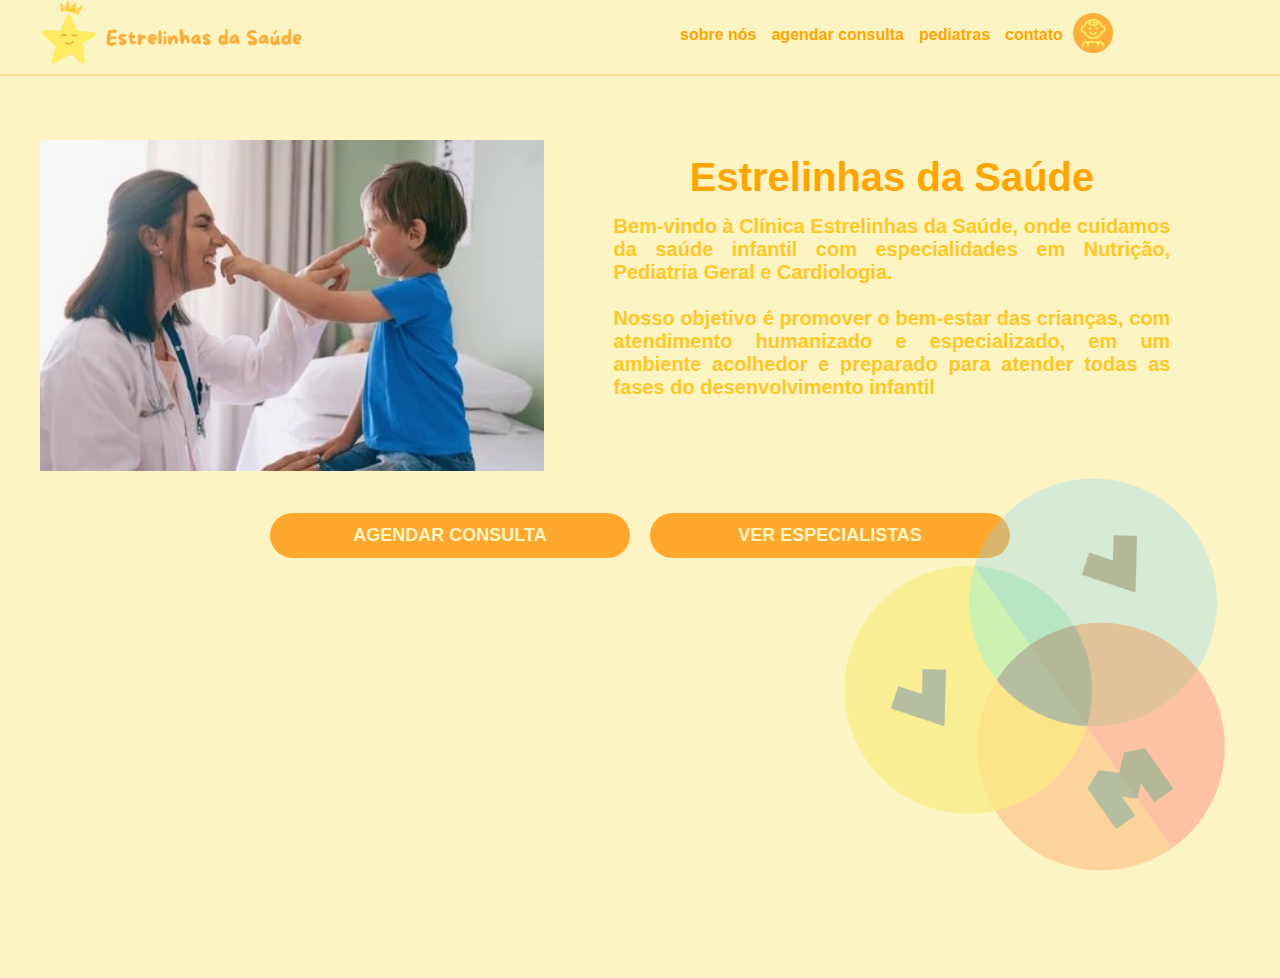
<file: index.html>
<!DOCTYPE html>
<html lang="pt-br">
<head>
    <meta charset="UTF-8">
    <meta name="viewport" content="width=device-width, initial-scale=1.0">
    <title>Estrelinhas da Saúde</title>
    <link rel="stylesheet" href="./css/style.css">
</head>
<body>
    <div class="cabecalho wrapper">
        <div class="logo">
            <img src="./img/logo.png" alt="">
        </div>
        <div class="menuNavegacao">
            <nav>
                <ul class="containerItensNav">
                    <li><a href="sobrenos.html">sobre nós</a></li>
                    <li><a href="agendamento.html">agendar consulta</a></li>
                    <li><a href="pediatras.html">pediatras</a></li>
                    <li><a href="contatos.html">contato</a></li>
                </ul>
            </nav>
            <div class="imagemUser">
                <a href="login.html"><img src="./img/user.png" alt=""></a>
            </div>
        </div>
    </div>
    <hr class="linhaCabecalho">
    <div class="chamativo wrapper">
        <div class="imagemInicio">
            <img src="./img/medicafeliz.jpg" alt="">
        </div>
        <div class="textoInicio">
            <h1>Estrelinhas da Saúde</h1>
            <p>Bem-vindo à Clínica Estrelinhas da Saúde, onde 
                cuidamos da saúde infantil com especialidades em 
                Nutrição, Pediatria Geral e Cardiologia. <br><br>
                Nosso objetivo é promover o bem-estar das crianças,
                 com atendimento humanizado e especializado, em um 
                 ambiente acolhedor e preparado para atender todas 
                 as fases do desenvolvimento infantil</p>
        </div>
    </div>
    <div class="botoesInicio wrapper">
        <a href="agendamento.html">
            <button id="buttonInicio">AGENDAR CONSULTA</button>
        </a>
        <a href="pediatras.html">
            <button id="buttonInicio">VER ESPECIALISTAS</button>
        </a>
        <main class="content">
            <div class="background-star">
                <img src="image/image.png" alt="Estrela com coroa">
            </div>
        </main>
    </div>
</body>
</html>
</file>
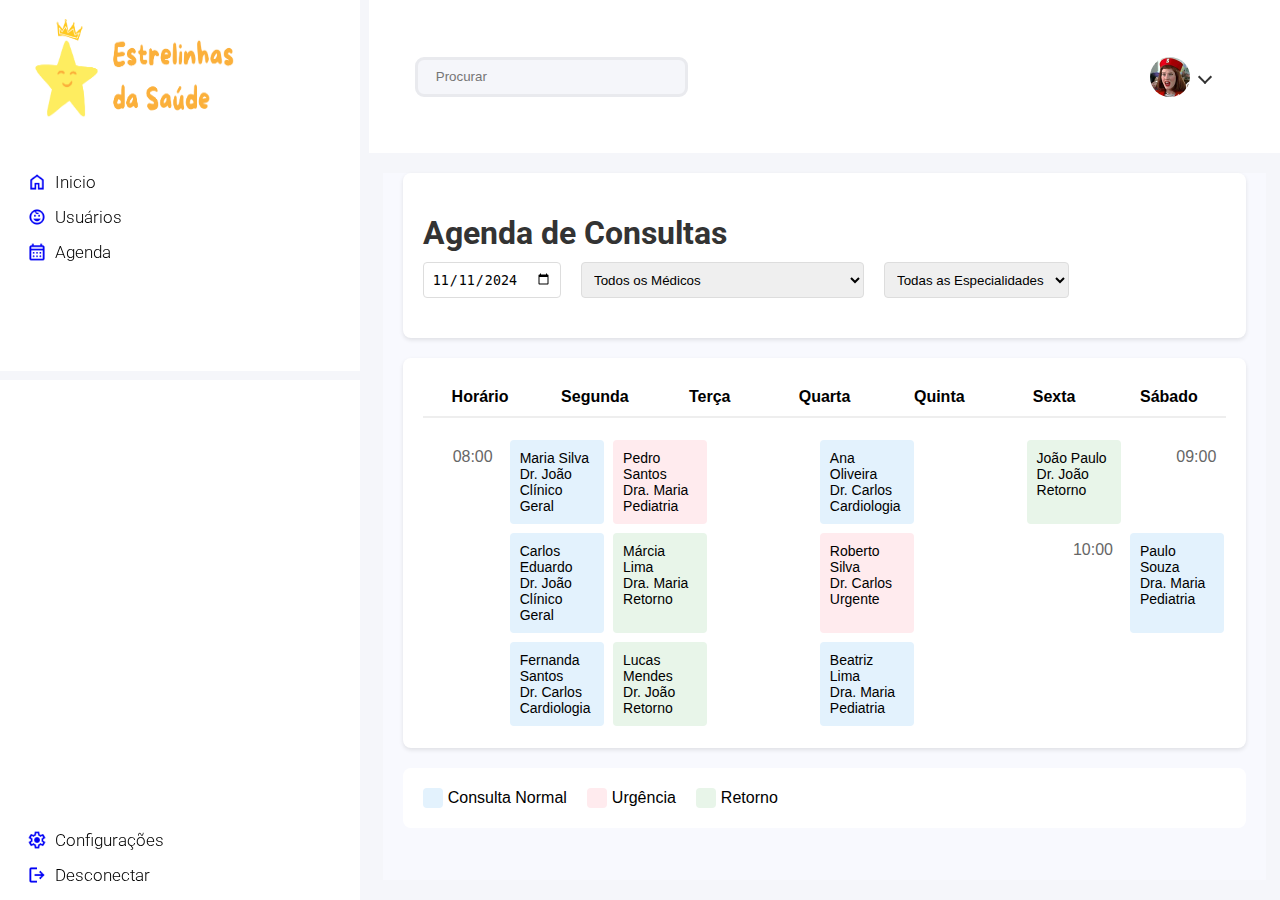
<file: agenda.html>
<!DOCTYPE html>
<html lang="pt-br">
<head>
    <meta charset="UTF-8">
    <meta name="viewport" content="width=device-width, initial-scale=1.0">
    <title>Agenda</title>
    <link rel="stylesheet" href="painel.css">
    <link rel="stylesheet" href="agenda.css">
    <link rel="preconnect" href="https://fonts.googleapis.com">
    <link rel="preconnect" href="https://fonts.gstatic.com" crossorigin>
    <link href="https://fonts.googleapis.com/css2?family=Roboto:ital,wght@0,100;0,300;0,400;0,500;0,700;0,900;1,100;1,300;1,400;1,500;1,700;1,900&display=swap" rel="stylesheet">
    <link rel="shortcut icon" href="assets/favicon.png" type="image/x-icon">
</head>
<body>
    <div class="container">
        <div class="menusLaterais">
            <div class="menuLateral">
                <div id="logo">
                    <img src="assets\logo.png" alt="" width="75%">
                </div>
                <div class="">
                    <ul class="menuLateralAncoras">
                        <li id="inicio"><a  class="menuLateralAncoras" href="painel.html">Inicio</a></li>
                        <li id="usuarios"><a  class="menuLateralAncoras" href="usuarios.html">Usuários</a></li>
                        <li id="agenda"><a  class="menuLateralAncoras" href="agenda.html">Agenda</a></li>
                    </ul>
                </div>
            </div>
            <div class="menuLateral2">
                <div class="">
                    <ul class="menuLateralAncoras">
                        <li id="configuracoes"><a  class="menuLateralAncoras" href="settings.html">Configurações</a></li>
                        <li id="desconectar"><a  class="menuLateralAncoras" href="login.html">Desconectar</a></li>
                    </ul>
                </div>
            </div>
        </div>
        <div class="conteudoPrincipal">
            <div class="menuHeader">
                <input type="search" name="searchbox" id="searchbox" placeholder="Procurar" height="47px">
                <div class="profile-dropdown">
                    <div class="profile-trigger">
                        <img src="assets\avatar.png" alt="Foto Perfil" class="profile-img">
                        <!-- <span class="profile-name roboto-regular">Nome do Usuário</span> -->
                    </div>
                    <div class="dropdown-content roboto-light">
                        <a href="#">Meu Perfil</a>
                        <a href="settings.html">Configurações</a>
                        <a href="login.html">Desconectar</a>
                    </div>
                </div>
            </div>
            <div class="container2 roboto-light">
                <div class="header roboto-regular">
                    <h1>Agenda de Consultas</h1>
                    <div class="filtros">
                        <input type="date" value="2024-11-11">
                        <select>
                            <option>Todos os Médicos</option>
                            <option>Dra. Marianna Rodrigues - Pediatra</option>
                            <option>Dra. Bianca Seixas Soares - Nutricionista</option>
                        </select>
                        <select>
                            <option>Todas as Especialidades</option>
                            <option>Clínica Geral</option>
                            <option>Pediatria</option>
                            <option>Cardiologia</option>
                        </select>
                    </div>
                </div>
        
                <div class="calendario">
                    <div class="dias-semana">
                        <div>Horário</div>
                        <div>Segunda</div>
                        <div>Terça</div>
                        <div>Quarta</div>
                        <div>Quinta</div>
                        <div>Sexta</div>
                        <div>Sábado</div>
                    </div>
        
                    <div class="horarios">
                        <div class="hora">08:00</div>
                        <div class="consulta">Maria Silva<br>Dr. João<br>Clínico Geral</div>
                        <div class="consulta urgente">Pedro Santos<br>Dra. Maria<br>Pediatria</div>
                        <div></div>
                        <div class="consulta">Ana Oliveira<br>Dr. Carlos<br>Cardiologia</div>
                        <div></div>
                        <div class="consulta retorno">João Paulo<br>Dr. João<br>Retorno</div>
        
                        <div class="hora">09:00</div>
                        <div></div>
                        <div class="consulta">Carlos Eduardo<br>Dr. João<br>Clínico Geral</div>
                        <div class="consulta retorno">Márcia Lima<br>Dra. Maria<br>Retorno</div>
                        <div></div>
                        <div class="consulta urgente">Roberto Silva<br>Dr. Carlos<br>Urgente</div>
                        <div></div>
        
                        <div class="hora">10:00</div>
                        <div class="consulta">Paulo Souza<br>Dra. Maria<br>Pediatria</div>
                        <div></div>
                        <div class="consulta">Fernanda Santos<br>Dr. Carlos<br>Cardiologia</div>
                        <div class="consulta retorno">Lucas Mendes<br>Dr. João<br>Retorno</div>
                        <div></div>
                        <div class="consulta">Beatriz Lima<br>Dra. Maria<br>Pediatria</div>
        
                        <!-- Adicione mais horários conforme necessário -->
                    </div>
                </div>
        
                <div class="legenda">
                    <div class="legenda-item">
                        <div class="legenda-cor" style="background: #e3f2fd;"></div>
                        <span>Consulta Normal</span>
                    </div>
                    <div class="legenda-item">
                        <div class="legenda-cor" style="background: #ffebee;"></div>
                        <span>Urgência</span>
                    </div>
                    <div class="legenda-item">
                        <div class="legenda-cor" style="background: #e8f5e9;"></div>
                        <span>Retorno</span>
                    </div>
                </div>
            </div>
        </div>
    </div>
</body>
</html>
</file>
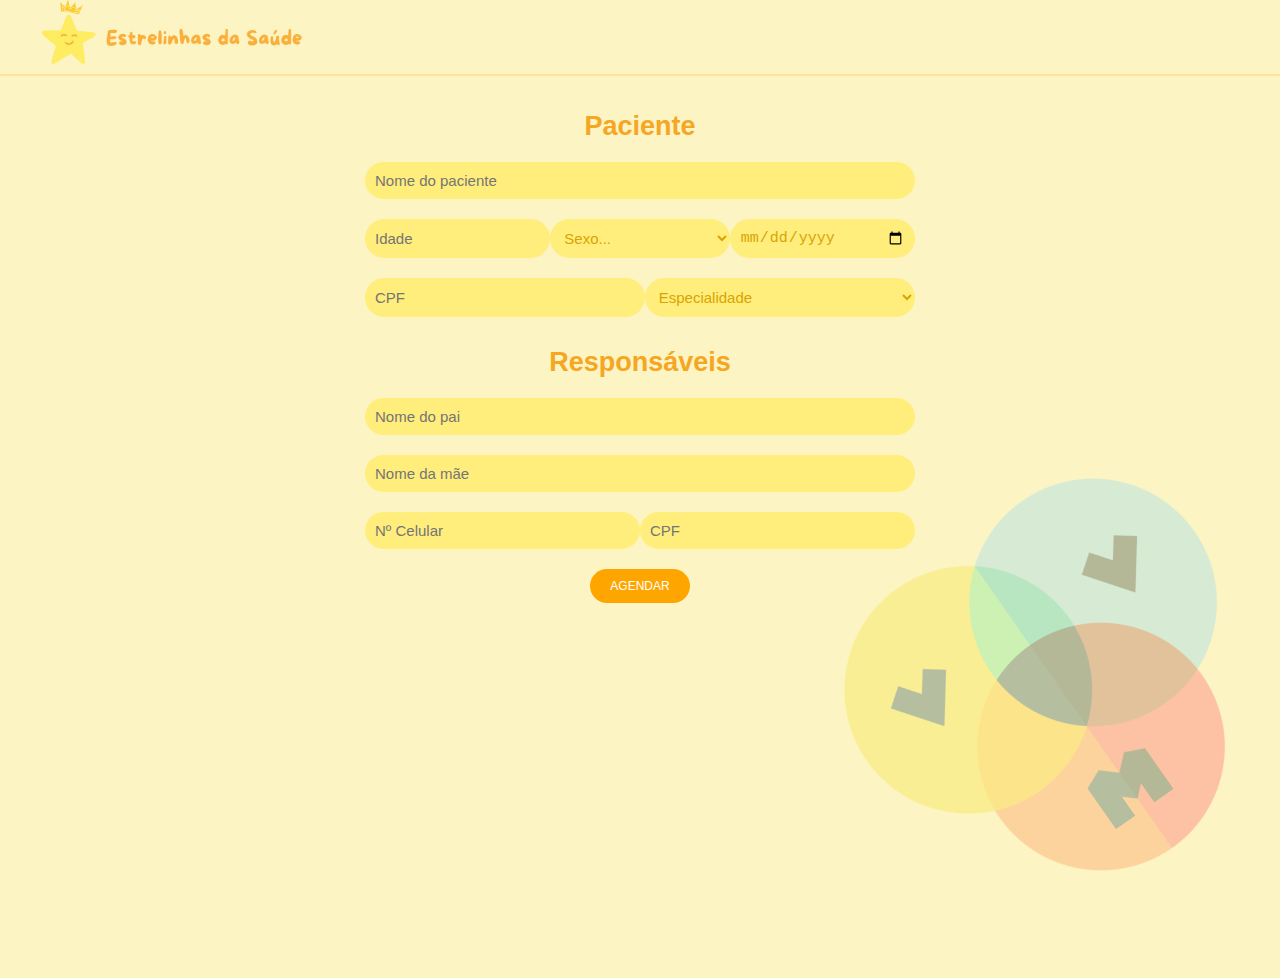
<file: agendamento.html>
<!DOCTYPE html>
<html lang="pt-BR">
<head>
    <meta charset="UTF-8">
    <meta name="viewport" content="width=device-width, initial-scale=1.0">
    <title>Estrelinhas da Saúde - Agendamento</title>
    <link rel="stylesheet" href="css/agendamento.css">
</head>
<body>
    <div class="wrapper">
        <a href="index.html">
            <div class="logo">
                <img src="img/Estrelinhas_da_Saúde__2_-removebg.png" alt="logo">
            </div>
        </a>
    </div>
    <hr class="linhaCabecalho">
    <div class="container">
        <section class="paciente">
            <h2>Paciente</h2>
            <form action="paciente" method="post">
                <div class="linha">
                    <input type="text" name="nome_paciente" placeholder="Nome do paciente" required>
                </div>
                <div class="linha">
                    <input type="number" name="idade" placeholder="Idade" required>
                    <select name="especialidade" required>
                        <option value="" disabled selected>Sexo...</option>
                        <option value="masculino">Masculino</option>
                        <option value="feminino">Feminino</option>
                    </select>
                    <input type="date" name="data_nascimento" placeholder="Data Nascimento" required>
                </div>
                <div class="linha">
                    <input type="text" name="cpf_paciente" placeholder="CPF" required>
                    <select name="especialidade" required>
                        <option value="" disabled selected>Especialidade</option>
                        <option value="DraBianca">Pediatra</option>
                        <option value="DraMarianna">Nutricionista</option>
                    </select>
                </form>
                </div>
            </section>

        <section class="responsavel">
            <h2>Responsáveis</h2>
            <form action="responsavel" method="post">
                <div class="linha">
                    <input type="text" name="nome_pai" placeholder="Nome do pai" required>
                </div>
                <div class="linha">   
                    <input type="text" name="nome_mae" placeholder="Nome da mãe" required>
                </div>
                    <div class="linha">
                    <input type="tel" name="celular_responsavel" placeholder="Nº Celular" required>
                    <input type="text" name="cpf_responsavel" placeholder="CPF" required>
                </div>
                <button type="submit">AGENDAR</button>
            </form>
        </section>
        <main class="content">
            <div class="background-star">
                <img src="image/image.png" alt="Estrela com coroa">
            </div>
        </main>
    </div>
</body>
</html>
</file>
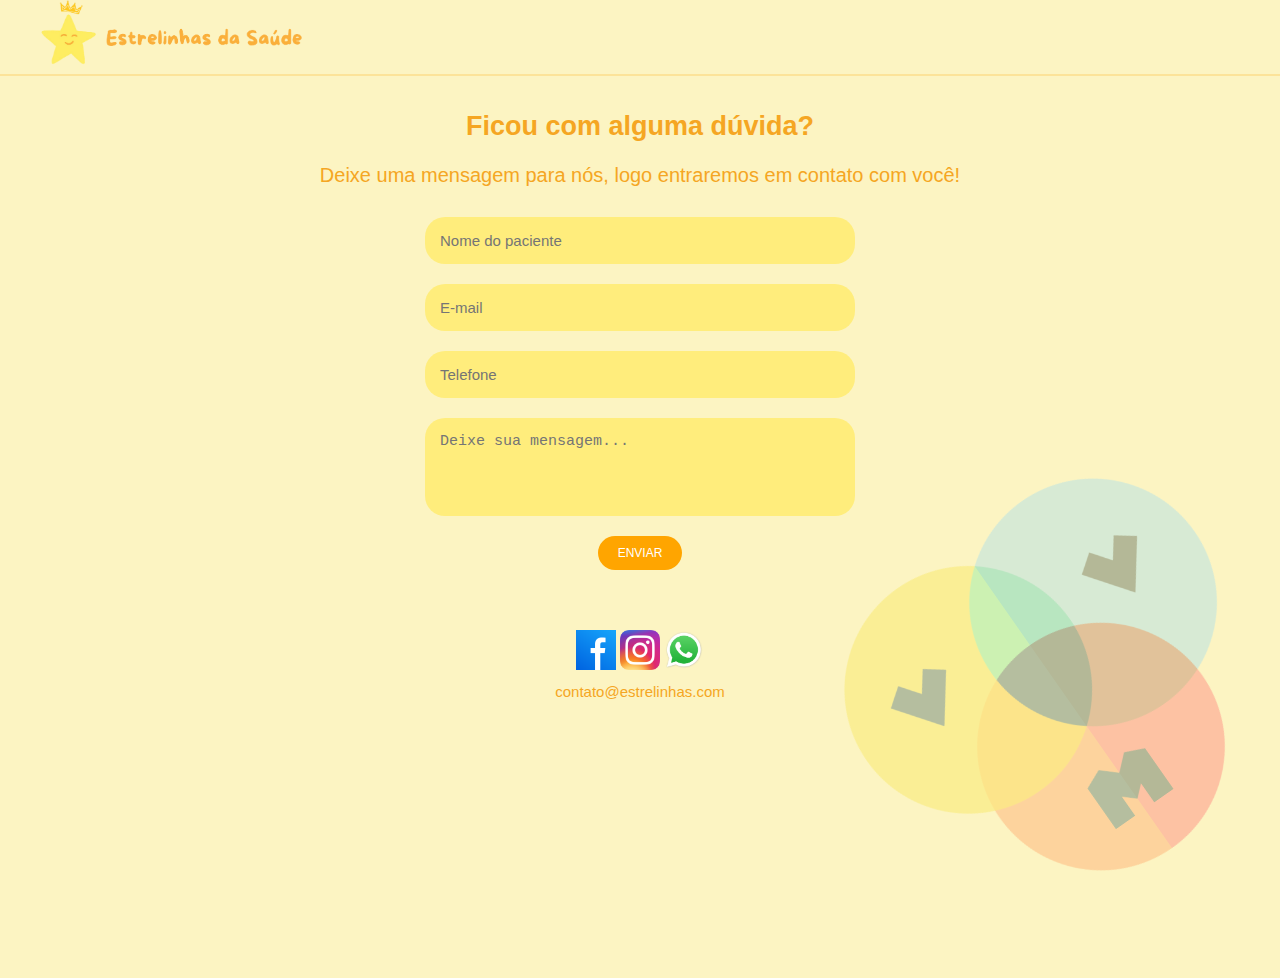
<file: contatos.html>
<!DOCTYPE html>
<html lang="pt-BR">
<head>
    <meta charset="UTF-8">
    <meta name="viewport" content="width=device-width, initial-scale=1.0">
    <title>Estrelinhas da Saúde - Contato</title>
    <link rel="stylesheet" href="css/contatos.css">
</head>
<body>
    <div class="wrapper">
        <a href="index.html">
        <div class="logo">
            <img src="img/Estrelinhas_da_Saúde__2_-removebg.png" alt="logo">
        </div>
        </a>
    </div>
    <hr class="linhaCabecalho">
    <div class="container">
        <section class="contact-form">
            <h2>Ficou com alguma dúvida?</h2>
            <p>Deixe uma mensagem para nós, logo entraremos em contato com você!</p>
            
            <form action="#" method="post">
                <input type="text" name="name" placeholder="Nome do paciente" required>
                <input type="email" name="email" placeholder="E-mail" required>
                <input type="tel" name="phone" placeholder="Telefone" required>
                <textarea name="message" placeholder="Deixe sua mensagem..." rows="4" required></textarea>
                <button type="submit">ENVIAR</button>
            </form>
        </section>
        
        <footer>
            <div class="social-media">
                <img src="assets/Facebook.png" alt="Facebook"></a>
                <img src="assets/Instagram.png" alt="Instagram"></a>
                <img src="assets/WhatsApp.png" alt="WhatsApp"></a>
            </div>
            <p>contato@estrelinhas.com</p>
        </footer>
        <main class="content">
            <div class="background-star">
                <img src="image/image.png" alt="Estrela com coroa">
            </div>
        </main>
    </div>
</body>
</html>
</file>
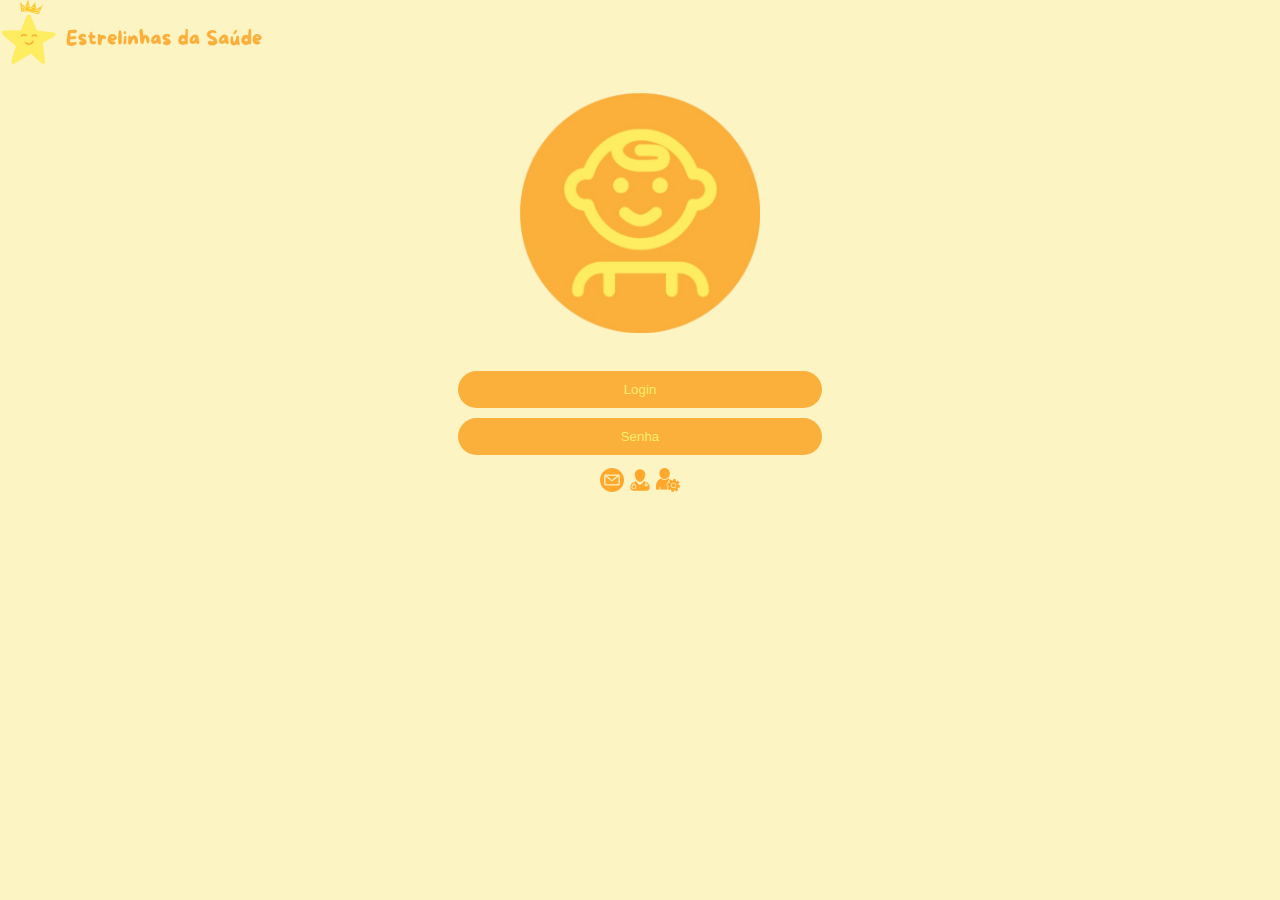
<file: login.html>
<!DOCTYPE html>
<html lang="pt-br">
<head>
    <meta charset="UTF-8">
    <meta name="viewport" content="width=device-width, initial-scale=1.0">
    <title>Login</title>
    <link rel="stylesheet" href="./css/style.css">
</head>
<body>
    <div class="container">
        <div class="logo">
        <a href="index.html">
            <img src="./img/logo.png" alt="">
        </a>
        </div>
        <div class="formularioLogin wrapper">
            <div class="imgLogin">
                <img src="./img/user.png" alt="">
            </div>
            
            <form action="" class="formularioLogin">
                <p>
                    <label for="name">
                        <input type="text" id="login" name="user_login" placeholder="Login">
                    </label>
                </p>
                <p>
                    <label for="password">
                        <span></span>
                        <strong><abbr title="required"></abbr></strong>
                    </label>
                    <input type="password" id="pwd" name="password" placeholder="Senha"/>
                </p>
            </form>
        </div>
        <div class="icon wrapper">
            <a href="">
                <img src="./img/emailicon.png" alt="">
            </a>
            <a href="medicopaciente.html">
                <img src="./img/medicoicon.png" alt="">
            </a>
            <a href="painel.html">
                <img src="./img/adminicon.png" alt="">
            </a>
        </div>
    </div>
</body>
</html>
</file>
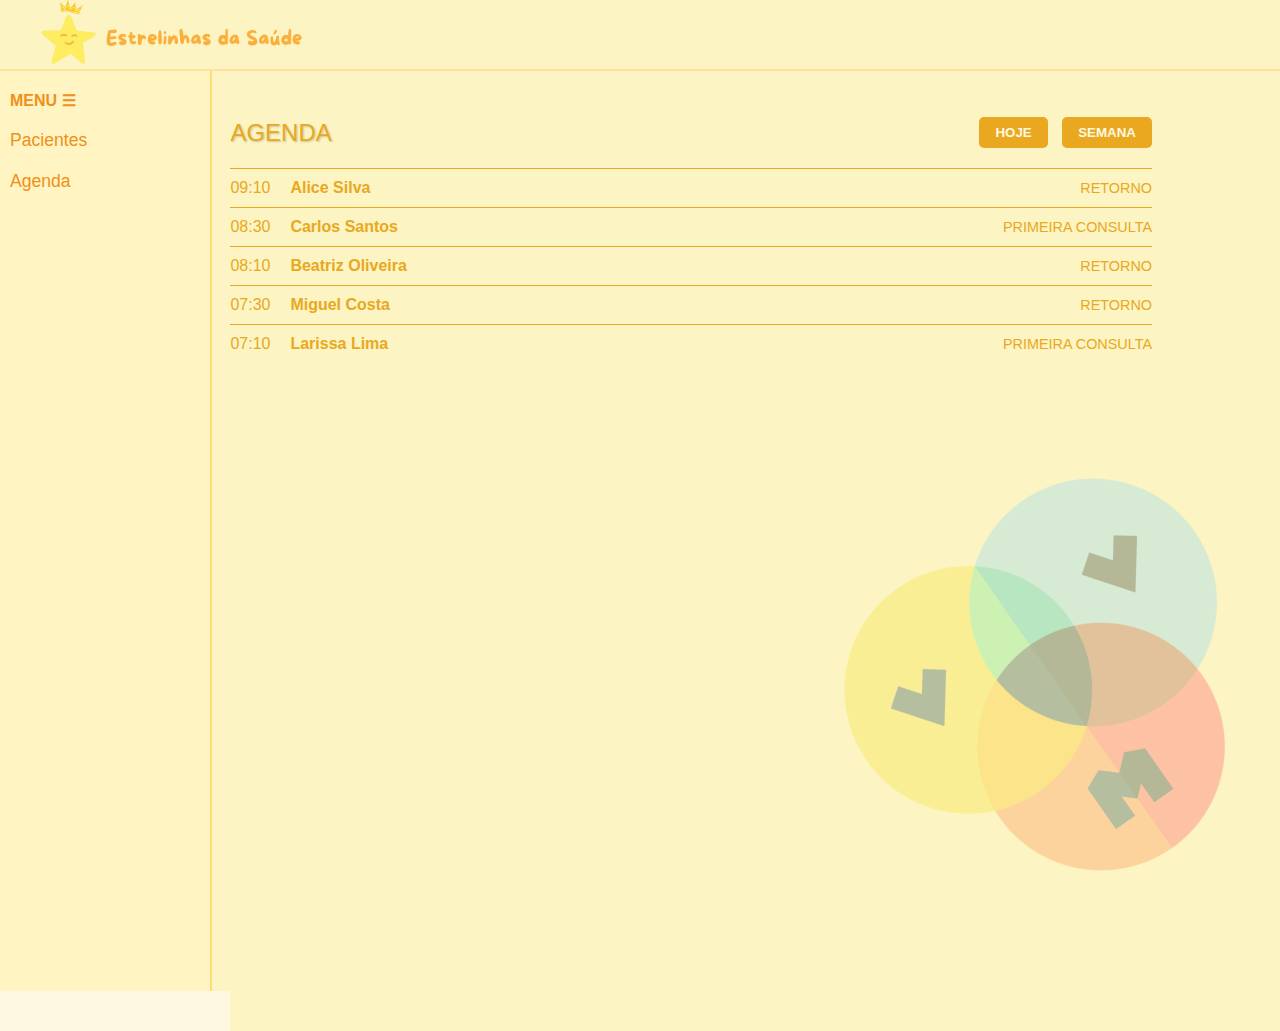
<file: medicoagenda.html>
<!DOCTYPE html>
<html lang="pt-BR">
<head>
    <meta charset="UTF-8">
    <meta name="viewport" content="width=device-width, initial-scale=1.0">
    <title>Agenda Médica</title>
    <link rel="stylesheet" href="css/medicoagenda.css">
</head>
<body>
    <div class="wrapper">
        <a href="index.html">
            <div class="logo">
                <img src="img/Estrelinhas_da_Saúde__2_-removebg.png" alt="logo">
            </div>
        </a>
    </div>
    <hr class="linhaCabecalho">
    <div class="containerAgenda">
        <aside class="menu">
            <p class="menu-title" onclick="toggleMenu()">MENU ☰</p>
            <nav id="menu-items">
                <ul>
                    <a href="paciente.html"><li>Pacientes</li></a>
                    <a href="medicoagenda.html"><li>Agenda</li></a>
                </ul>
            </nav>
        </aside>
        <div class="Agenda">
            <div class="header">
                <h2>AGENDA</h2>
                <div class="filter">
                    <button>HOJE</button>
                    <button>SEMANA</button>
                </div>
            </div>
            <div class="schedule">
                <div class="appointment">
                    <span class="time">09:10</span>
                    <span class="name">Alice Silva</span>
                    <span class="type">RETORNO</span>
                    </div>
                <div class="appointment">
                    <span class="time">08:30</span>
                    <span class="name">Carlos Santos</span>
                    <span class="type">PRIMEIRA CONSULTA</span>
                </div>
                <div class="appointment">
                    <span class="time">08:10</span>
                    <span class="name">Beatriz Oliveira</span>
                    <span class="type">RETORNO</span>
                </div>
                <div class="appointment">
                    <span class="time">07:30</span>
                    <span class="name">Miguel Costa</span>
                    <span class="type">RETORNO</span>
                </div>
                <div class="appointment">
                    <span class="time">07:10</span>
                    <span class="name">Larissa Lima</span>
                    <span class="type">PRIMEIRA CONSULTA</span>
                </div>
            </div>
        </div>
        <main class="content">
            <div class="background-star">
                <img src="image/image.png" alt="Estrela com coroa">
            </div>
        </main>
    </div>
    
</body>
</html>
</file>
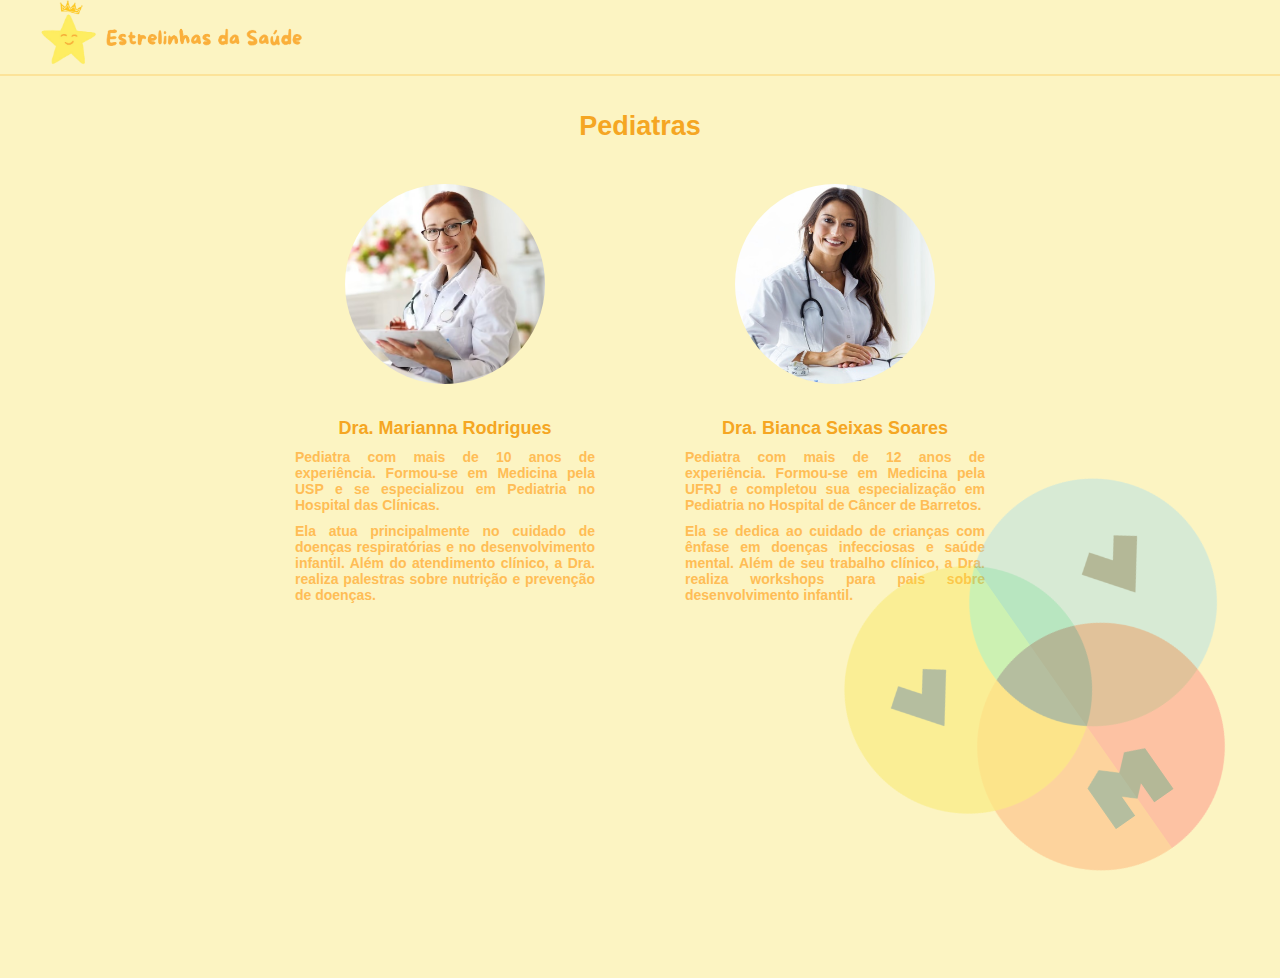
<file: pediatras.html>
<!DOCTYPE html>
<html lang="pt-BR">
<head>
    <meta charset="UTF-8">
    <meta name="viewport" content="width=device-width, initial-scale=1.0">
    <title>Estrelinhas da Saúde - Pediatras</title>
    <link rel="stylesheet" href="css/pediatras.css">
</head>
<body>
    <div class="wrapper">
        <a href="index.html">
            <div class="logo">
                <img src="img/Estrelinhas_da_Saúde__2_-removebg.png" alt="logo">
            </div>
        </a>
    </div>
    <hr class="linhaCabecalho">
    <div class="container">
        <h2>Pediatras</h2>
        <section class="Pediatras">
            <div class="Pediatra">
                <img src="assets/DraMarianna.jpg" alt="Dra. Marianna Rodrigues">
                <h3>Dra. Marianna Rodrigues</h3>
                <p><strong>Pediatra com mais de 10 anos de experiência. Formou-se em Medicina pela USP e se especializou em Pediatria no Hospital das Clínicas.</strong></strong></p>
                <p><strong>Ela atua principalmente no cuidado de doenças respiratórias e no desenvolvimento infantil. Além do atendimento clínico, a Dra. realiza palestras sobre nutrição e prevenção de doenças.</strong></p>
            </div>
            <div class="Pediatra">
                <img src="assets/DraBianca.png" alt="Dra. Bianca Seixas Soares">
                <h3>Dra. Bianca Seixas Soares</h3>
                <p><strong>Pediatra com mais de 12 anos de experiência. Formou-se em Medicina pela UFRJ e completou sua especialização em Pediatria no Hospital de Câncer de Barretos.</strong></p>
                <p><strong>Ela se dedica ao cuidado de crianças com ênfase em doenças infecciosas e saúde mental. Além de seu trabalho clínico, a Dra. realiza workshops para pais sobre desenvolvimento infantil.</strong></p>
            </div>
        </section>
        <main class="content">
            <div class="background-star">
                <img src="image/image.png" alt="Estrela com coroa">
            </div>
        </main>
    </div>
</body>
</html>
</file>
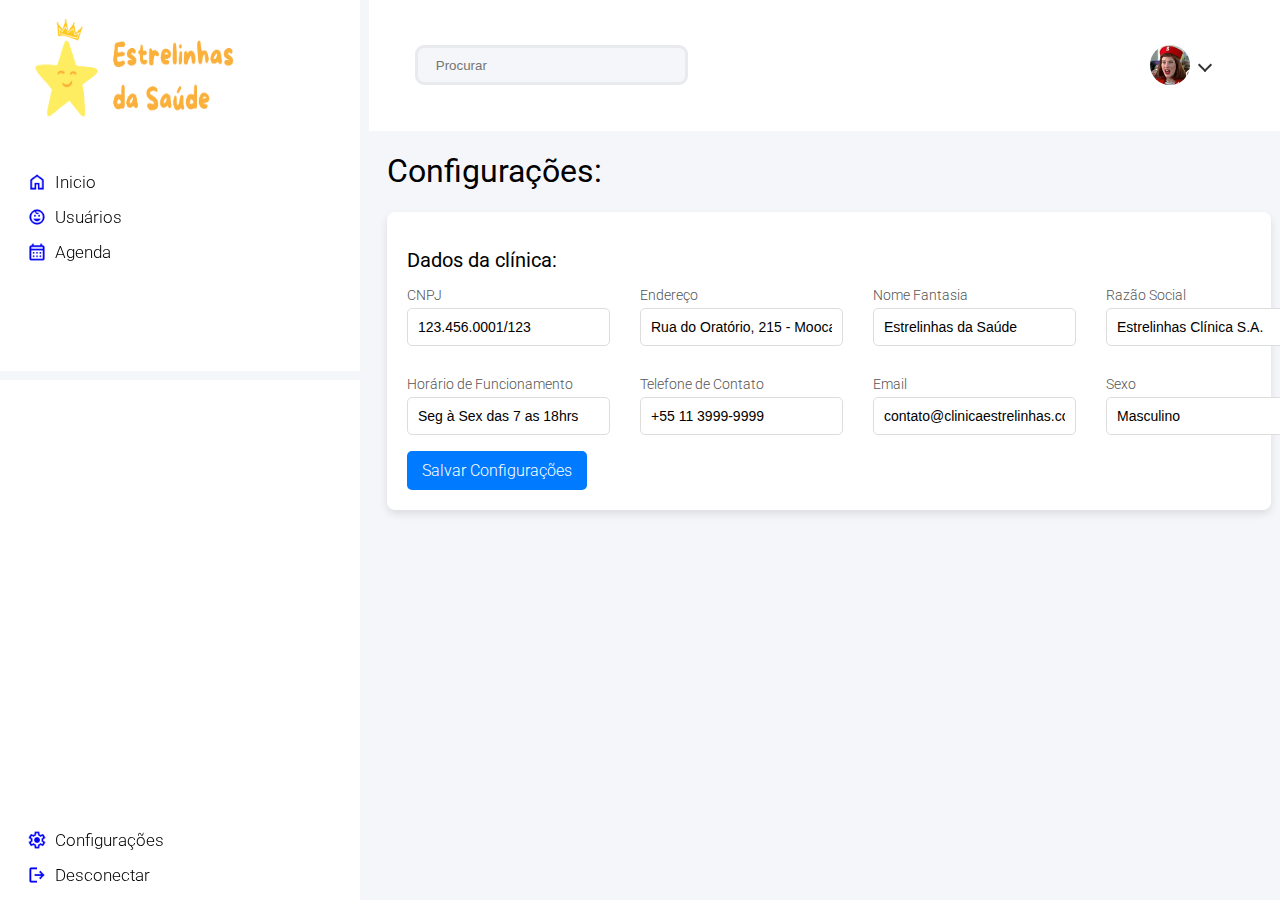
<file: settings.html>
<!DOCTYPE html>
<html lang="pt-br">
<head>
    <meta charset="UTF-8">
    <meta name="viewport" content="width=device-width, initial-scale=1.0">
    <title>Configurações</title>
    <link rel="stylesheet" href="settings.css">
    <link rel="preconnect" href="https://fonts.googleapis.com">
    <link rel="preconnect" href="https://fonts.gstatic.com" crossorigin>
    <link href="https://fonts.googleapis.com/css2?family=Roboto:ital,wght@0,100;0,300;0,400;0,500;0,700;0,900;1,100;1,300;1,400;1,500;1,700;1,900&display=swap" rel="stylesheet">
    <link rel="shortcut icon" href="assets/favicon.png" type="image/x-icon">
</head>
<body>
    <div class="container">
        <div class="menusLaterais">
            <div class="menuLateral">
                <div id="logo">
                    <img src="assets\logo.png" alt="" width="75%">
                </div>
                <div class="">
                    <ul class="menuLateralAncoras">
                        <li id="inicio"><a  class="menuLateralAncoras" href="painel.html">Inicio</a></li>
                        <li id="usuarios"><a  class="menuLateralAncoras" href="usuarios.html">Usuários</a></li>
                        <li id="agenda"><a  class="menuLateralAncoras" href="agenda.html">Agenda</a></li>
                    </ul>
                </div>
            </div>
            <div class="menuLateral2">
                <div class="">
                    <ul class="menuLateralAncoras">
                        <li id="configuracoes"><a  class="menuLateralAncoras" href="settings.html">Configurações</a></li>
                        <li id="desconectar"><a  class="menuLateralAncoras" href="login.html">Desconectar</a></li>
                    </ul>
                </div>
            </div>
        </div>
        <div class="conteudoPrincipal">
            <div class="menuHeader">
                <input type="search" name="searchbox" id="searchbox" placeholder="Procurar" height="47px">
                <div class="profile-dropdown">
                    <div class="profile-trigger">
                        <img src="assets\avatar.png" alt="Foto Perfil" class="profile-img">
                        <!-- <span class="profile-name roboto-regular">Nome do Usuário</span> -->
                    </div>
                    <div class="dropdown-content roboto-light">
                        <a href="#">Meu Perfil</a>
                        <a href="settings.html">Configurações</a>
                        <a href="login.html">Desconectar</a>
                    </div>
                </div>
            </div>

            <div class="container2">
                <h1 class="roboto-regular">Configurações:</h1>
                <div class="dados-clinica">
                    <h2 class="roboto-regular">Dados da clínica:</h2>
                    <div class="dados-grid roboto-light">
                        <div class="input-box">
                            <label for="cnpj">CNPJ</label>
                            <input type="text" id="cnpj" value="123.456.0001/123">
                        </div>
                        <div class="input-box">
                            <label for="endereco">Endereço</label>
                            <input type="text" id="endereco" value="Rua do Oratório, 215 - Mooca">
                        </div>
                        <div class="input-box">
                            <label for="nomeFantasia">Nome Fantasia</label>
                            <input type="text" id="nomeFantasia" value="Estrelinhas da Saúde">
                        </div>
                        <div class="input-box">
                            <label for="razaoSocial">Razão Social</label>
                            <input type="text" id="razaoSocial" value="Estrelinhas Clínica S.A.">
                        </div>
                        <div class="input-box">
                            <label for="horario">Horário de Funcionamento</label>
                            <input type="text" id="horario" value="Seg à Sex das 7 as 18hrs">
                        </div>
                        <div class="input-box">
                            <label for="telefone">Telefone de Contato</label>
                            <input type="text" id="telefone" value="+55 11 3999-9999">
                        </div>
                        <div class="input-box">
                            <label for="email">Email</label>
                            <input type="email" id="email" value="contato@clinicaestrelinhas.com.br">
                        </div>
                        <div class="input-box">
                            <label for="sexo">Sexo</label>
                            <input type="text" id="sexo" value="Masculino">
                        </div>
                    </div>
                    <button class="save-btn roboto-light">Salvar Configurações</button>
                </div>
            </div>
        </div>
    </div>
</body>
</html>
</file>
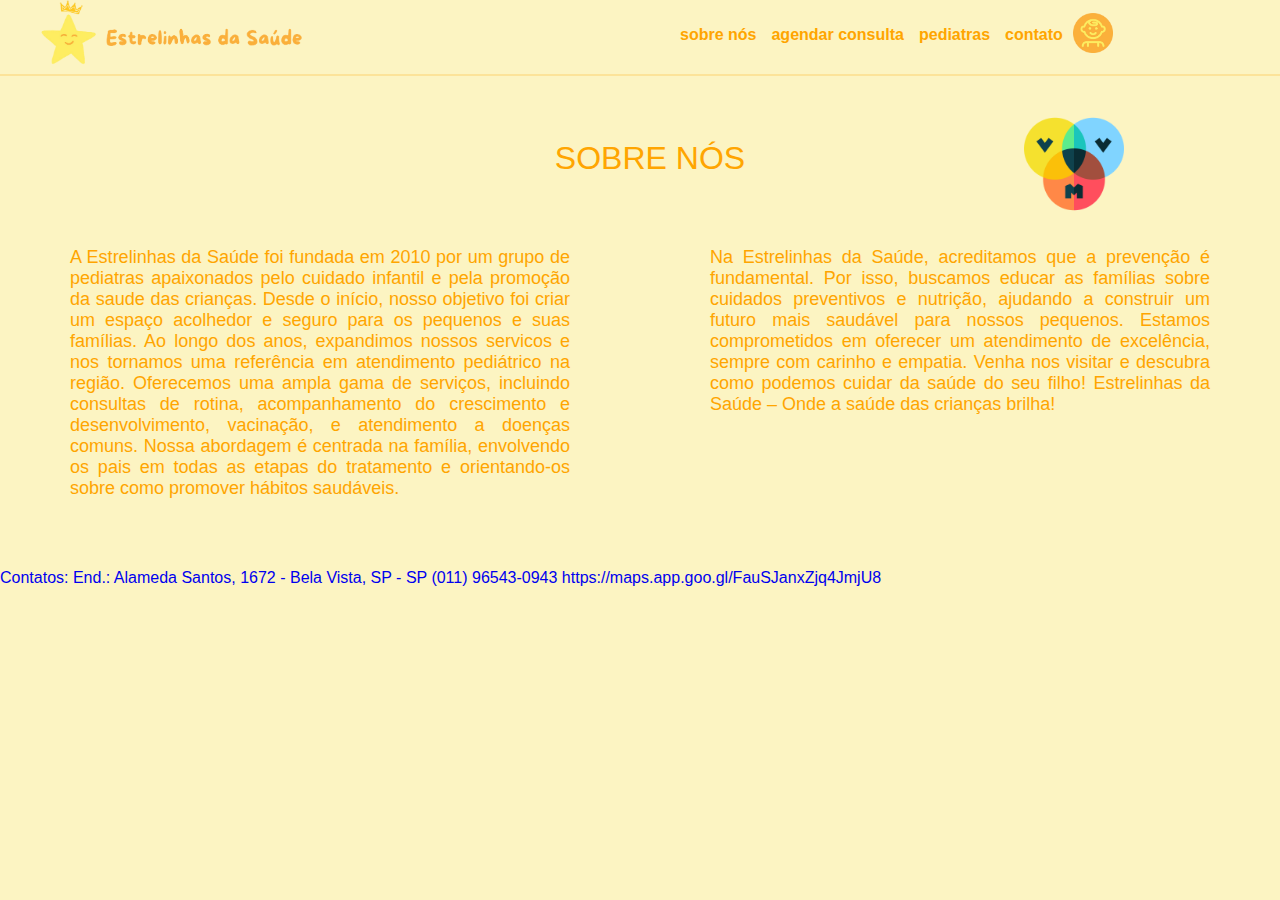
<file: sobrenos.html>
<!DOCTYPE html>
<html lang="en">
<head>
    <meta charset="UTF-8">
    <meta name="viewport" content="width=device-width, initial-scale=1.0">
    <title>Estrelinhas da Saude</title>
    <link rel="stylesheet" href="css/sobrenos.css">
    <link rel="icon" href="image/image1.png">
</head>
    <body>
        <div class="cabecalho wrapper">
            <div class="logo">
                <img src="./img/logo.png" alt="">
            </div>
            <div class="menuNavegacao">
                <nav>
                    <ul class="containerItensNav">
                        <li><a href="sobrenos.html">sobre nós</a></li>
                        <li><a href="agendamento.html">agendar consulta</a></li>
                        <li><a href="pediatras.html">pediatras</a></li>
                        <li><a href="contatos.html">contato</a></li>
                    </ul>
                </nav>
                <div class="imagemUser">
                    <img src="./img/user.png" alt="">
                </div>
            </div>
        </div>
        <hr class="linhaCabecalho">

            <img src="image/image.png" alt="Descrição da imagem" class="imagem">

        <h1>SOBRE NÓS</h1>

        <div class="container">
            <div class="texto1">A Estrelinhas da Saúde foi fundada em 2010 por um grupo de pediatras apaixonados pelo cuidado infantil e pela promoção da saude das crianças. Desde o início, nosso objetivo foi criar um espaço acolhedor e seguro para os pequenos e suas famílias. Ao longo dos anos, expandimos nossos servicos e nos tornamos uma referência em atendimento pediátrico na região.
                Oferecemos uma ampla gama de serviços, incluindo consultas de rotina, acompanhamento do crescimento e desenvolvimento, vacinação, e atendimento a doenças comuns. Nossa abordagem é centrada na família, envolvendo os pais em todas as etapas do tratamento e orientando-os sobre como promover hábitos saudáveis.
            </div>
            
            <div class="texto2">Na Estrelinhas da Saúde, acreditamos que a prevenção é fundamental. Por isso, buscamos educar as famílias sobre cuidados preventivos e nutrição, ajudando a construir um futuro mais saudável para nossos pequenos.
                Estamos comprometidos em oferecer um atendimento de excelência, sempre com carinho e empatia. Venha nos visitar e descubra como podemos cuidar da saúde do seu filho!
                Estrelinhas da Saúde – Onde a saúde das crianças brilha!
            </div>
        </div>
        <a href="https://www.google.com/maps?q=-23.550520,-46.633308&layer=c" target="_blank">
            Contatos:
            End.: Alameda Santos, 1672 - Bela Vista, SP - SP
            (011) 96543-0943
            https://maps.app.goo.gl/FauSJanxZjq4JmjU8</a>
</body>
</html>
</file>
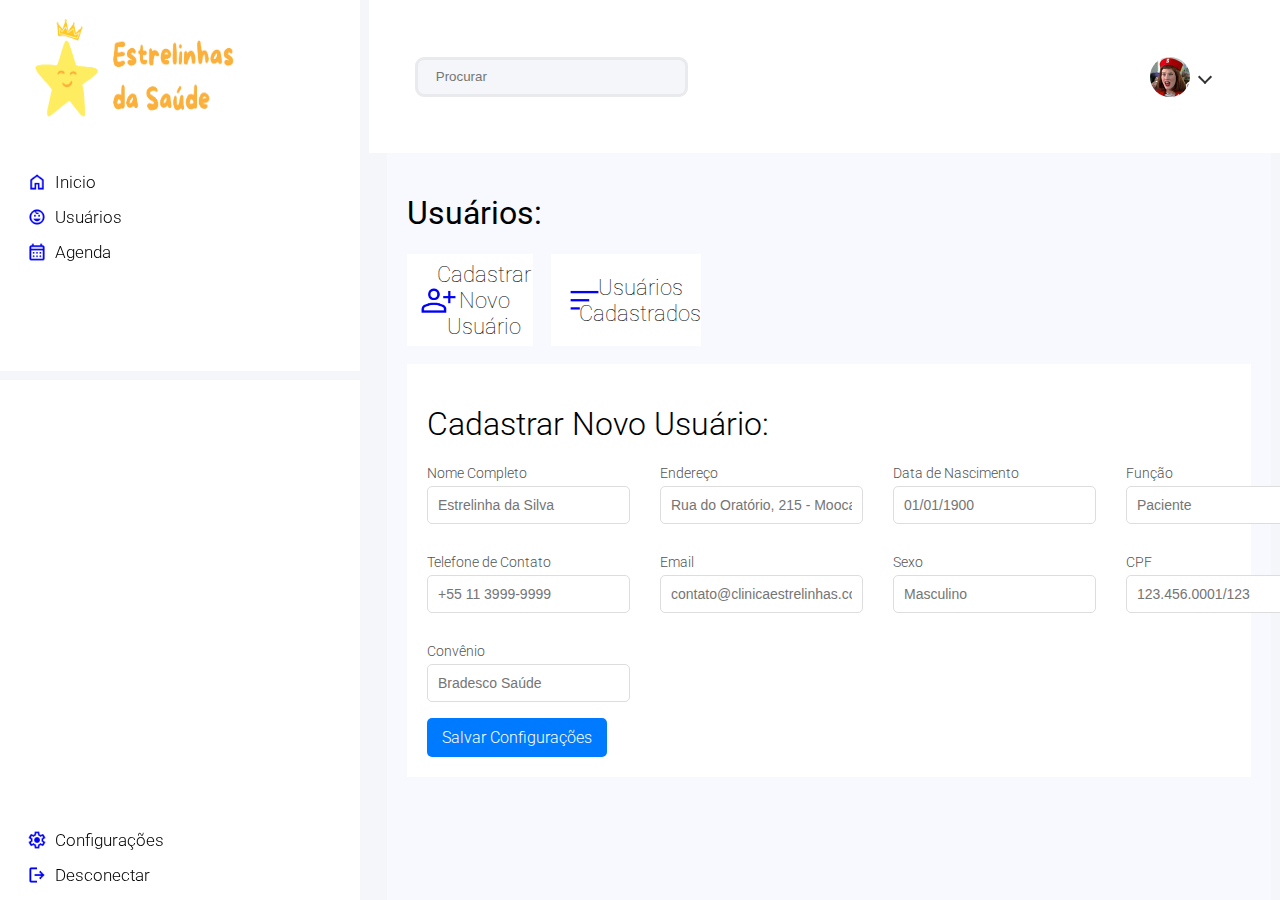
<file: usuarios.html>
<!DOCTYPE html>
<html lang="pt-br">
<head>
    <meta charset="UTF-8">
    <meta name="viewport" content="width=device-width, initial-scale=1.0">
    <title>Usuários</title>
    <link rel="stylesheet" href="painel.css">
    <link rel="stylesheet" href="usuarios.css">
    <link rel="preconnect" href="https://fonts.googleapis.com">
    <link rel="preconnect" href="https://fonts.gstatic.com" crossorigin>
    <link href="https://fonts.googleapis.com/css2?family=Roboto:ital,wght@0,100;0,300;0,400;0,500;0,700;0,900;1,100;1,300;1,400;1,500;1,700;1,900&display=swap" rel="stylesheet">
    <link rel="shortcut icon" href="assets/favicon.png" type="image/x-icon">
</head>
<body>
    <div class="container">
        <div class="menusLaterais">
            <div class="menuLateral">
                <div id="logo">
                    <img src="assets\logo.png" alt="" width="75%">
                </div>
                <div class="">
                    <ul class="menuLateralAncoras">
                        <li id="inicio"><a  class="menuLateralAncoras" href="painel.html">Inicio</a></li>
                        <li id="usuarios"><a  class="menuLateralAncoras" href="usuarios.html">Usuários</a></li>
                        <li id="agenda"><a  class="menuLateralAncoras" href="agenda.html">Agenda</a></li>
                    </ul>
                </div>
            </div>
            <div class="menuLateral2">
                <div class="">
                    <ul class="menuLateralAncoras">
                        <li id="configuracoes"><a  class="menuLateralAncoras" href="settings.html">Configurações</a></li>
                        <li id="desconectar"><a  class="menuLateralAncoras" href="login.html">Desconectar</a></li>
                    </ul>
                </div>
            </div>
        </div>
        <div class="conteudoPrincipal">
            <div class="menuHeader">
                <input type="search" name="searchbox" id="searchbox" placeholder="Procurar" height="47px">
                <div class="profile-dropdown">
                    <div class="profile-trigger">
                        <img src="assets\avatar.png" alt="Foto Perfil" class="profile-img">
                        <!-- <span class="profile-name roboto-regular">Nome do Usuário</span> -->
                    </div>
                    <div class="dropdown-content roboto-light">
                        <a href="#">Meu Perfil</a>
                        <a href="settings.html">Configurações</a>
                        <a href="login.html">Desconectar</a>
                    </div>
                </div>
            </div>
            <div class="container2">
                <h1 class="roboto-regular">Usuários:</h1>
                <div class="botoes">
                    <div class="opcoes"><a id="cadastrarNovo" class="ancoras100 roboto-thin" href="usuarios.html">Cadastrar <br>Novo Usuário</a></div>
                    <div class="opcoes"><a id="cadastrados" class="ancoras100 roboto-thin" href="usuarios_list.html">Usuários<br>Cadastrados</a></div>
                </div>
                <div class="conteudo">
                    <div class="dados-clinica">
                        <h1 class="roboto-light">Cadastrar Novo Usuário:</h1>
                        <div class="dados-grid roboto-light">
                            <div class="input-box">
                                <label for="fullname">Nome Completo</label>
                                <input type="text" id="fullname" placeholder="Estrelinha da Silva">
                            </div>
                            <div class="input-box">
                                <label for="endereco">Endereço</label>
                                <input type="text" id="endereco" placeholder="Rua do Oratório, 215 - Mooca">
                            </div>
                            <div class="input-box">
                                <label for="dob">Data de Nascimento</label>
                                <input type="text" id="dob" placeholder="01/01/1900">
                            </div>
                            <div class="input-box">
                                <label for="funcao">Função</label>
                                <input type="text" id="funcao" placeholder="Paciente">
                            </div>
                            <div class="input-box">
                                <label for="telefone">Telefone de Contato</label>
                                <input type="text" id="telefone" placeholder="+55 11 3999-9999">
                            </div>
                            <div class="input-box">
                                <label for="email">Email</label>
                                <input type="email" id="email" placeholder="contato@clinicaestrelinhas.com.br">
                            </div>
                            <div class="input-box">
                                <label for="sexo">Sexo</label>
                                <input type="text" id="sexo" placeholder="Masculino">
                            </div>
                            <div class="input-box">
                                <label for="cpf">CPF</label>
                                <input type="text" id="cpf" placeholder="123.456.0001/123">
                            </div>
                            <div class="input-box">
                                <label for="convenio">Convênio</label>
                                <input type="text" id="convenio" placeholder="Bradesco Saúde">
                            </div>
                        </div>
                        <div class="savebtn">
                            <button class="save-btn roboto-light">Salvar Configurações</button>
                        </div>
                    </div>
                </div>
            </div>
        </div>
    </div>
</body>
</html>
</file>
<file: css/style.css>
*{
    margin: 0;
    text-decoration: none;
    list-style: none;
    font-family: Arial;
    font-weight: 500;
    font-style: normal;
}

.wrapper {
      max-width: 1200px;
      margin-left: auto;
      margin-right: auto;
      font-family: "Open Sans", sans-serif;
}

body{
    background-color: #fcf4c2;
}

.logo{
    height: 60%;
}

.logo img{
    height: 65px;
}

.cabecalho{
    display: grid;
    grid-template-columns: 50% 50%;
}

.linhaCabecalho{
    height: 2px;
    background: #ffa50036;
    margin-block: 5px 3%;
    border: none;
}

.containerItensNav{
    display: flex;
    gap: 15px;
    list-style: none;
}

.containerItensNav a{
    color: orange;
    font-weight: bold;  
}

.menuNavegacao{
    display: flex;
    align-items: center;    
}

.imagemUser img{
    height: 40px;
    width: 40px;
    margin-left: 10px;
}

.chamativo{
    display: grid;
    grid-template-columns: 42% 58%;
    margin-top: 5%;
}

.textoInicio{
    display: ruby;
    text-align: center;
}

.textoInicio h1{
    color: orange;
    font-weight: bold;
    text-align: center;
    margin-block: 15px;
    font-size: 40px;
}

.textoInicio p{
    width: 80%;
    color: #fec827;
    text-align: justify;
    font-size: 20px;
    font-weight: bold;
}

.imagemInicio {
    text-align: right;
}

.imagemInicio img{
    width: 100%;
    
}

.botoesInicio{
    display: grid;
    grid-template-columns: 30% 30%;
    gap: 20px;
    justify-content: center;
    margin-top: 3%;
}

#buttonInicio{
    height: 45px;
    width: 100%;
    background-color: #fea92d;
    border: none;
    border-radius: 25px;
    color: #fcf4c2;
    font-weight: bold;
    font-size: 18px;
}

.formularioLogin{
    text-align: center;

}

.imgLogin{
    margin-block: 2%;
}

.imgLogin img{
    width: 20%;
}

#login {
    width: 30%;
    height: 35px;
    border-radius: 20px;
    border: none;
    background-color: #fbb03b;
    text-align: center;
}

.background-star {
    position: absolute;
    bottom: 0;
    right: 1%;
    opacity: 0.3;
    transform: rotate(-35deg);
}

.background-star img {
    width: 400px;
}

::placeholder{
    color: #fced6d;
}

#pwd{
    width: 30%;
    height: 35px;
    border-radius: 20px;
    border: none;
    background-color: #fbb03b;
    text-align: center;
}

.formularioLogin{
    display: grid;
    gap: 10px;

}
.icon{
    margin-top: 1%;
    text-align: center;
}

.icon img{
    height: 7%;
}
</file>
<file: painel.css>
/* Roboto FONT */
.roboto-thin {
    font-family: "Roboto", serif;
    font-weight: 100;
    font-style: normal;
  }
  
  .roboto-light {
    font-family: "Roboto", serif;
    font-weight: 300;
    font-style: normal;
  }
  
  .roboto-regular {
    font-family: "Roboto", serif;
    font-weight: 400;
    font-style: normal;
  }
  
  .roboto-medium {
    font-family: "Roboto", serif;
    font-weight: 500;
    font-style: normal;
  }
  
  .roboto-bold {
    font-family: "Roboto", serif;
    font-weight: 700;
    font-style: normal;
  }
  
  .roboto-black {
    font-family: "Roboto", serif;
    font-weight: 900;
    font-style: normal;
  }
  
  .roboto-thin-italic {
    font-family: "Roboto", serif;
    font-weight: 100;
    font-style: italic;
  }
  
  .roboto-light-italic {
    font-family: "Roboto", serif;
    font-weight: 300;
    font-style: italic;
  }
  
  .roboto-regular-italic {
    font-family: "Roboto", serif;
    font-weight: 400;
    font-style: italic;
  }
  
  .roboto-medium-italic {
    font-family: "Roboto", serif;
    font-weight: 500;
    font-style: italic;
  }
  
  .roboto-bold-italic {
    font-family: "Roboto", serif;
    font-weight: 700;
    font-style: italic;
  }
  
  .roboto-black-italic {
    font-family: "Roboto", serif;
    font-weight: 900;
    font-style: italic;
  }
/* END Roboto FONT */

html, body {
    background-color: #F5F6FA;
    margin: 0;
}

.container {
    display: flex;
    width: 100%;
    height: 100vh;
}

#logo {
  margin-top: 5%;
  margin-bottom: 15%;
  display: flex;
  justify-content: center;
}

.menusLaterais {
    display: flex;
    flex-direction: column;
    width: 40vh;
    margin-right: 1vh;
}

.conteudoPrincipal {
  display: flex;
  flex-direction: column;
  width: calc(100% - 41vh); /* 40vh do menusLaterais + 1vh do margin-right */
}

.menuLateral{
    display: flex;
    text-align: left;
    background-color: #FFF;
    height: 50vh;
    margin-bottom: 1vh;
    flex-direction: column;
    align-items: flex-start;
}

.menuLateral2{
    display: flex;
    text-align: left;
    background-color: #FFF;
    height: 70vh;
    align-items: flex-start;
    flex-direction: column-reverse;
}

.menuHeader {
  display: flex;
  background-color: #FFF;
  min-height: 17vh;
  width: 100%;
  align-items: center;
  justify-content: space-between;
}

#searchbox {
  min-width: 30%;
  min-height: 40px;
  border-radius: 9px;
  border: solid;
  /* border-style: solid; */
  border-color: #e9eaee;
  background-color: #F5F6FA;
  margin-left: 5%;
  padding-inline: 2%;
}

.menuLateralAncoras{
    text-decoration: none;
    list-style-type: none;
    color: black;
    padding: 0;
    margin: 0;
    font-family: "Roboto", serif;
    font-weight: 300;
    font-style: normal;
    font-size: 1.04em;
}

.menuLateralAncoras li{
  margin-bottom: 15px;
  margin-left: 3vh; 
}

li {
  position: relative;
  padding-left: 28px; /* Espaço para o ícone */
  list-style: none;
}

li::before {
  content: '';
  position: absolute;
  left: 0;
  top: 50%;
  transform: translateY(-50%);
  width: 20px; /* Largura do ícone */
  height: 20px; /* Altura do ícone */
  background-size: contain;
  background-repeat: no-repeat;
}

#inicio::before {
  background-image: url('assets/icon_home.png');
}

#usuarios::before {
  background-image: url('assets/icon_users.png');
}

#agenda::before {
  background-image: url('assets/icon_calendar.png');
}

#configuracoes::before {
  background-image: url('assets/icon_settings.png');
}

#desconectar::before {
  background-image: url('assets/icon_logout.png');
}

.container2 {
  display: flex;
  width: 97%;
  height: 100vh;
  margin: 0vh 2vh 0vh 2vh;
  flex-direction: column;
}

/* menu dropdown canto superior direito */
.profile-dropdown {
  position: relative;
  display: inline-block;
  margin-right: 6%;
}

.profile-trigger {
  display: flex;
  align-items: center;
  gap: 10px;
  cursor: pointer;
  padding: 8px 35px 8px 10px;
  position: relative;
}

.profile-trigger::before {
  content: "";
  position: absolute;
  right: 15px;
  top: 50%;
  width: 8px;
  height: 8px;
  border-right: 2px solid #333;
  border-bottom: 2px solid #333;
  transform: translateY(-50%) rotate(45deg);
  transition: transform 0.3s ease;
}

.profile-img {
  width: 40px;
  height: 40px;
  border-radius: 50%;
}

.dropdown-content {
  display: none;
  position: absolute;
  right: 0;
  min-width: 200px;
  background-color: #fff;
  box-shadow: 0 2px 10px rgba(0,0,0,0.1);
  border-radius: 4px;
  z-index: 1000;
}

.dropdown-content a {
  display: block;
  padding: 12px 16px;
  text-decoration: none;
  color: #333;
}

.dropdown-content a:hover {
  background-color: #f5f5f5;
}

/* Rotação da seta quando aberto */
.profile-dropdown:hover .profile-trigger::before {
  transform: translateY(-50%) rotate(-135deg);
}

/* Exibição do menu ao hover */
.profile-dropdown:hover .dropdown-content {
  display: block;
}
/* FIM menu dropdown canto superior direito */

li {
  background-image: linear-gradient(
    to right,
    #0000F5,
    #0000F5 50%,
    #000 50%
  );
  background-size: 200% 100%;
  background-position: 100%;
  -webkit-background-clip: text;
  -webkit-text-fill-color: transparent;
  transition: all 0.6s ease-in-out;
}

li:hover {
  background-position: 0;
 }

.container2 {
  padding: 20px;
  background-color: #f8f9fe;
  flex-direction: column;
  box-sizing: border-box;
  font-family: Arial, sans-serif;
  height: 83vh;
}

.welcome {
  font-size: 24px;
  color: #333;
  margin-bottom: 30px;
}

.cards-container {
  display: grid;
  grid-template-columns: repeat(4, 1fr);
  gap: 20px;
  margin-bottom: 30px;
}

.card {
  background: white;
  padding: 20px;
  border-radius: 10px;
  box-shadow: 0 2px 4px rgba(0,0,0,0.05);
  display: flex;
  align-items: center;
  justify-content: space-between;
}

.card-info {
  flex-grow: 1;
}

.card-title {
  color: #666;
  font-size: 14px;
  margin-bottom: 5px;
}

.card-value {
  font-size: 24px;
  font-weight: bold;
  color: #333;
}

.card-icon {
  width: 50px;
  height: 50px;
  border-radius: 10px;
  display: flex;
  align-items: center;
  justify-content: center;
}

.icon-consultas {
  background-color: #fff5e6;
  color: #ffa500;
}

.icon-pacientes {
  background-color: #e6f3ff;
  color: #007bff;
}

.icon-clinicas {
  background-color: #ffe6e6;
  color: #ff4444;
}

.icon-faturamento {
  background-color: #e6ffe6;
  color: #00cc00;
}

.graficos-container {
  display: grid;
  grid-template-columns: 2fr 1fr;
  gap: 20px;
  height: calc(100vh - 250px); /* Altura fixa considerando o header e cards */
  margin-top: 20px;
  overflow: hidden; /* Previne scroll na grid */
}

.grafico {
  background: white;
  padding: 20px;
  border-radius: 10px;
  box-shadow: 0 2px 4px rgba(0,0,0,0.05);
  height: 100%; /* Ocupa toda altura do container pai */
  overflow: auto; /* Adiciona scroll se necessário */
}

.grafico-titulo {
  font-size: 16px;
  color: #333;
  margin-bottom: 20px;
}

/* Estilização básica dos gráficos */
.linha-chart {
  width: 100%;
  height: 300px;
}

.donut-chart {
  width: 100%;
  height: 300px;
}

.linha-chart, .donut-chart {
  width: 100%;
  height: 100%; /* Ajusta à altura do container */
  max-height: 400px; /* Altura máxima para os gráficos */
}
</file>
<file: agenda.css>
.container2 {
    width: 97%;
    margin: 20px auto;
    padding: 0 20px;
}

.header {
    background: #fff;
    padding: 20px;
    border-radius: 8px;
    box-shadow: 0 2px 4px rgba(0,0,0,0.1);
    margin-bottom: 20px;
}

.header h1 {
    color: #333;
    margin-bottom: 10px;
}

.filtros {
    display: flex;
    gap: 20px;
    margin-bottom: 20px;
}

.filtros select, .filtros input {
    padding: 8px;
    border: 1px solid #ddd;
    border-radius: 4px;
}

.calendario {
    background: #fff;
    border-radius: 8px;
    padding: 20px;
    box-shadow: 0 2px 4px rgba(0,0,0,0.1);
}

.dias-semana {
    display: grid;
    grid-template-columns: repeat(7, 1fr);
    text-align: center;
    font-weight: bold;
    padding: 10px 0;
    border-bottom: 2px solid #eee;
}

.horarios {
    display: grid;
    grid-template-columns: 80px repeat(7, 1fr);
    gap: 5px;
    margin-top: 20px;
}

.hora {
    padding: 10px;
    text-align: right;
    color: #666;
}

.consulta {
    background: #e3f2fd;
    border-radius: 4px;
    padding: 10px;
    margin: 2px;
    font-size: 14px;
    cursor: pointer;
    transition: all 0.3s;
}

.consulta:hover {
    background: #bbdefb;
}

.consulta.urgente {
    background: #ffebee;
}

.consulta.retorno {
    background: #e8f5e9;
}

.legenda {
    display: flex;
    gap: 20px;
    margin-top: 20px;
    padding: 20px;
    background: #fff;
    border-radius: 8px;
}

.legenda-item {
    display: flex;
    align-items: center;
    gap: 5px;
}

.legenda-cor {
    width: 20px;
    height: 20px;
    border-radius: 4px;
}
</file>
<file: css/agendamento.css>
body {
    font-family: Arial, sans-serif;
    background-color: #fcf4c2;
    color: #EAB308;
    margin: 0;
    padding: 0;
}

.linhaCabecalho{
    height: 2px;
    background: #ffa50036;
    margin-block: 5px 35px;
    border: none;
}

.wrapper {
    max-width: 1200px;
    height: 69px;
    margin-left: auto;
    margin-right: auto;
    font-family: "Open Sans", sans-serif;
}

.container {
    margin: auto;
    text-align: center;
}

 .logo {
    height: 60%;
 }

 .logo img {
    height: 65px;
 }

.paciente h2, .responsavel h2 {
    font-size: 27px;
    color: #f5a623;
    margin: 20px 0 10px;
    text-align: center;
}

form {
    max-width: 550px;
    align-items: center;
    margin: 0 auto;
}

form input, form select {
    width: 80%;
    padding: 10px;
    margin: 10px 0;
    border: none;
    border-radius: 30px;
    background-color: #ffed7c;
    font-size: 15px;
    color: #daa400;
}

.linha {
    display: flex;
    justify-content: space-between;
}

.linha input, .linha select {
    width: 100%;
}

form button {
    padding: 10px 20px;
    background-color: #ffa500;
    color: #fff;
    font-size: 12px;
    border: none;
    border-radius: 20px;
    cursor: pointer;
    margin-top: 10px;
}

form button:hover {
    background-color: #e59400;
}

.background-star {
    position: absolute;
    bottom: 0;
    right: 1%;
    opacity: 0.3;
    transform: rotate(-35deg);
}

.background-star img {
    width: 400px;
}
</file>
<file: css/contatos.css>
body {
    font-family: Arial, sans-serif;
    background-color: #fcf4c2;
    color: #EAB308;
    margin: 0;
    padding: 0;
}

.linhaCabecalho {
    height: 2px;
    background: #ffa50036;
    margin-block: 5px 35px;
    border: none;
}

.wrapper {
    max-width: 1200px;
    height: 69px;
    margin-left: auto;
    margin-right: auto;
    font-family: "Open Sans", sans-serif;
}

.container {
    margin: auto;
    text-align: center;
}

.logo {
    height: 60%;
 }

 .logo img {
    height: 65px;
 }

.contact-form h2 {
    font-size: 27px;
    color: #f5a623;
}

.contact-form p {
    font-size: 20px;
    color: #f5a623;
    margin-bottom: 20px;
}

form {
    display: flex;
    flex-direction: column;
    align-items: center;
    margin-top: 0px;
}

form input, form textarea {
    width: 400px;
    padding: 15px;
    margin: 10px 0;
    border: none;
    border-radius: 20px;
    background-color: #ffed7c;
    font-size: 15px;
    color: #333;
}

form textarea {
    resize: none;
}

form button {
    padding: 10px 20px;
    background-color: #ffa500;
    color: #fff;
    font-size: 12px;
    border: none;
    border-radius: 20px;
    cursor: pointer;
    margin-top: 10px;
}

form button:hover {
    background-color: #e59400;
}

footer {
    margin-top: 60px;
    font-size: 15px;
    text-align: center;
    color: #f5a623;
}

.social-media {
    margin: 10px 0;
}

.social-media a {
    margin: 0 5px;
    text-decoration: none;
}

.social-media img {
    width: 40px;
    height: 40px;
}

footer p {
    color: #f5a623;
    margin-top: 10px;
}

.background-star {
    position: absolute;
    bottom: 0;
    right: 1%;
    opacity: 0.3;
    transform: rotate(-35deg);
}

.background-star img {
    width: 400px;
}
</file>
<file: css/medicoagenda.css>
*{
    margin: 0;
    text-decoration: none;
    list-style: none;
    font-family: Arial;
    font-weight: 500;
    font-style: normal;
    color: #f09019;
}

body {
    background-color: #fcf4c2;
}

.linhaCabecalho {
    height: 2px;
    background: #ffa50036;
    border: none;
}

.wrapper {
    max-width: 1200px;
    height: 69px;
    margin-left: auto;
    margin-right: auto;
    font-family: "Open Sans", sans-serif;
}

.logo {
    height: 60%;
 }

 .logo img {
    height: 65px;
 }

/* Estilo da barra de navegação lateral */
.containerItensNav{
    padding-top: 20px;
    display: flex;
    gap: 10px;
    list-style: none;
    justify-content: center;
}
.containerItensNav a{
    color: orange;
    font-weight: bold;  
}

.imagemUser img{
    height: 40px;
    width: 40px;
    margin-left: 550px;
    justify-items: center;
}

.menu {
    width: 200px;
    height: 100vh;
    background-color: #fff4c2;
    padding-top: 20px;
    padding-left: 10px;
    border-right: 2px solid #ffdb72;
    display: flex;
    flex-direction: column;
    align-items: flex-start;
}

.menu-title {
    font-size: 1em;
    color: #f09019;
    margin-bottom: 10px;
    font-weight: bold;
}

.menu-icon {
    font-size: 1.2em;
    background: none;
    border: none;
    color: #f09019;
    cursor: pointer;
    margin-bottom: 10px;
}

.menu nav ul {
    list-style: none;
    padding-left: 0;
    color: #f09019;
}

.menu nav ul li {
    padding: 10px 0;
    font-size: 1.1em;
    cursor: pointer;
    color: #f09019;
}

.menu nav ul li:hover {
    color: #ff8c19;
    text-shadow: 0 0 5px rgba(255, 140, 25, 0.7);
}

.highlight {
    color: #ff8c19;
    text-shadow: 0 0 5px rgba(255, 140, 25, 0.7);
}

.background-star {
    position: absolute;
    bottom: 0;
    right: 1%;
    opacity: 0.3;
    transform: rotate(-35deg);
}

.background-star img {
    width: 400px;
}

#menu-items ul {
    list-style: none;
    padding-left: 0;
    color: #f09019;
}

#menu-items ul li {
    padding: 10px 0;
    font-size: 1.1em;
    cursor: pointer;
    color: #f09019;
}

#menu-items ul li:hover {
    color: #ff8c19;
    text-shadow: 0 0 5px rgba(255, 140, 25, 0.7);
}

/* Estilo do conteúdo principal */
main {
    flex: 1;
    padding: 20px;
    background-color: #fff8e1;
}

.header {
    display: flex;
    margin-top: 5%;
    justify-content: space-between;
    align-items: center;
}

.header h2 {
    font-size: 24px;
    color: #e9a820;
    text-shadow: 1px 1px 2px rgba(0, 0, 0, 0.2);
}

.filter button {
    background-color: #e9a820;
    border: none;
    color: #fff8e1;
    padding: 8px 16px;
    margin-left: 10px;
    cursor: pointer;
    font-weight: bold;
    border-radius: 5px;
}

.filter button:hover {
    background-color: #d18a1d;
}

/* Estilo da agenda */
.schedule {
    margin-top: 20px;
}

.appointment {
    display: flex;
    align-items: center;
    justify-content: space-between;
    padding: 10px 0;
    border-top: 1px solid #e9a820;
}

.appointment .time {
    color: #e9a820;
    width: 60px;
}

.appointment .name {
    flex: 1;
    color: #e9a820;
    font-weight: bold;
}

.appointment .type {
    color: #e9a820;
    font-size: 0.9em;
}

.containerAgenda {
    display: grid;
    grid-template-columns: 20% 80%;
    margin-right: 10%;
}
</file>
<file: css/pediatras.css>
body {
    font-family: Arial, sans-serif;
    background-color: #fcf4c2;
    color: #EAB308;
    margin: 0;
    padding: 0;
}

.linhaCabecalho {
    height: 2px;
    background: #ffa50036;
    margin-block: 5px 35px;
    border: none;
}

.wrapper {
    max-width: 1200px;
    height: 69px;
    margin-left: auto;
    margin-right: auto;
    font-family: "Open Sans", sans-serif;
}

.container {
    margin: auto;
    text-align: center;
}

.logo {
    height: 60%;
 }

 .logo img {
    height: 65px;
 }
 
h2 {
    font-size: 27px;
    color: #f5a623;
}

.Pediatras {
    display: flex;
    justify-content: center;
    gap: 50px;
    flex-wrap: wrap;
}

.Pediatra {
    padding: 20px;
    border-radius: 10px;
    width: 300px;
    text-align: center;
}

.Pediatra img {
    width: 200px;
    height: 200px;
    border-radius: 50%;
    margin-bottom: 20px;
}

.Pediatra h3 {
    font-size: 18px;
    color: #f5a623;
    margin: 10px 0;
}

.Pediatra p {
    font-family: Arial, Helvetica, sans-serif;
    font-size: 14px;
    color: #FFBD56;
    margin: 10px 0;
    text-align: justify;
}

.background-star {
    position: absolute;
    bottom: 0;
    right: 1%;
    opacity: 0.3;
    transform: rotate(-35deg);
}

.background-star img {
    width: 400px;
}
</file>
<file: settings.css>
/* Roboto FONT */
.roboto-thin {
  font-family: "Roboto", serif;
  font-weight: 100;
  font-style: normal;
}
  
.roboto-light {
  font-family: "Roboto", serif;
  font-weight: 300;
  font-style: normal;
}
  
.roboto-regular {
  font-family: "Roboto", serif;
  font-weight: 400;
  font-style: normal;
}
  
.roboto-medium {
  font-family: "Roboto", serif;
  font-weight: 500;
  font-style: normal;
}
  
.roboto-bold {
  font-family: "Roboto", serif;
  font-weight: 700;
  font-style: normal;
}
  
.roboto-black {
  font-family: "Roboto", serif;
  font-weight: 900;
  font-style: normal;
}
  
.roboto-thin-italic {
  font-family: "Roboto", serif;
  font-weight: 100;
  font-style: italic;
}
  
.roboto-light-italic {
  font-family: "Roboto", serif;
  font-weight: 300;
  font-style: italic;
}
  
.roboto-regular-italic {
  font-family: "Roboto", serif;
  font-weight: 400;
  font-style: italic;
}
  
.roboto-medium-italic {
  font-family: "Roboto", serif;
  font-weight: 500;
  font-style: italic;
}
  
.roboto-bold-italic {
  font-family: "Roboto", serif;
  font-weight: 700;
  font-style: italic;
}
  
.roboto-black-italic {
  font-family: "Roboto", serif;
  font-weight: 900;
  font-style: italic;
}
/* END Roboto FONT */

html, body {
  background-color: #F5F6FA;
  margin: 0;
}

.container {
  display: flex;
  width: 100%;
  height: 100vh;
}

#logo {
  margin-top: 5%;
  margin-bottom: 15%;
  display: flex;
  justify-content: center;
}

.menusLaterais {
  display: flex;
  flex-direction: column;
  width: 40vh;
  margin-right: 1vh;
}

.conteudoPrincipal {
  display: flex;
  flex-direction: column;
  width: calc(100% - 41vh); /* 40vh do menusLaterais + 1vh do margin-right */
}

.menuLateral{
  display: flex;
  text-align: left;
  background-color: #FFF;
  height: 50vh;
  margin-bottom: 1vh;
  flex-direction: column;
  align-items: flex-start;
}

.menuLateral2{
  display: flex;
  text-align: left;
  background-color: #FFF;
  height: 70vh;
  align-items: flex-start;
  flex-direction: column-reverse;
}

.menuHeader {
  display: flex;
  background-color: #FFF;
  height: 17vh;
  width: 100%;
  align-items: center;
  justify-content: space-between;
}

#searchbox {
  min-width: 30%;
  min-height: 40px;
  border-radius: 9px;
  border: solid;
  /* border-style: solid; */
  border-color: #e9eaee;
  background-color: #F5F6FA;
  margin-left: 5%;
  padding-inline: 2%;
}

.menuLateralAncoras{
  text-decoration: none;
  list-style-type: none;
  color: black;
  padding: 0;
  margin: 0;
  font-family: "Roboto", serif;
  font-weight: 300;
  font-style: normal;
  font-size: 1.04em;
}

.menuLateralAncoras li{
  margin-bottom: 15px;
  margin-left: 3vh; 
}

li {
  position: relative;
  padding-left: 28px; /* Espaço para o ícone */
  list-style: none;
}

li::before {
  content: '';
  position: absolute;
  left: 0;
  top: 50%;
  transform: translateY(-50%);
  width: 20px; /* Largura do ícone */
  height: 20px; /* Altura do ícone */
  background-size: contain;
  background-repeat: no-repeat;
}

#inicio::before {
  background-image: url('assets/icon_home.png');
}

#usuarios::before {
  background-image: url('assets/icon_users.png');
}

#agenda::before {
  background-image: url('assets/icon_calendar.png');
}

#configuracoes::before {
  background-image: url('assets/icon_settings.png');
}

#desconectar::before {
  background-image: url('assets/icon_logout.png');
}

.container2 {
  display: flex;
  width: 97%;
  height: 100vh;
  margin: 0vh 2vh 0vh 2vh;
  flex-direction: column;
}

/* menu dropdown canto superior direito */
.profile-dropdown {
  position: relative;
  display: inline-block;
  margin-right: 6%;
}

.profile-trigger {
  display: flex;
  align-items: center;
  gap: 10px;
  cursor: pointer;
  padding: 8px 35px 8px 10px;
  position: relative;
}

.profile-trigger::before {
  content: "";
  position: absolute;
  right: 15px;
  top: 50%;
  width: 8px;
  height: 8px;
  border-right: 2px solid #333;
  border-bottom: 2px solid #333;
  transform: translateY(-50%) rotate(45deg);
  transition: transform 0.3s ease;
}

.profile-img {
  width: 40px;
  height: 40px;
  border-radius: 50%;
}

.dropdown-content {
  display: none;
  position: absolute;
  right: 0;
  min-width: 200px;
  background-color: #fff;
  box-shadow: 0 2px 10px rgba(0,0,0,0.1);
  border-radius: 4px;
  z-index: 1000;
}

.dropdown-content a {
  display: block;
  padding: 12px 16px;
  text-decoration: none;
  color: #333;
}

.dropdown-content a:hover {
  background-color: #f5f5f5;
}

/* Rotação da seta quando aberto */
.profile-dropdown:hover .profile-trigger::before {
  transform: translateY(-50%) rotate(-135deg);
}

/* Exibição do menu ao hover */
.profile-dropdown:hover .dropdown-content {
  display: block;
}
/* FIM menu dropdown canto superior direito */

li {
  background-image: linear-gradient(
  to right,
  #0000F5,
  #0000F5 50%,
  #000 50%
  );
  background-size: 200% 100%;
  background-position: 100%;
  -webkit-background-clip: text;
  -webkit-text-fill-color: transparent;
  transition: all 0.6s ease-in-out;
}

li:hover {
  background-position: 0;
 }

.dados-clinica {
  background-color: #ffffff;
  padding: 20px;
  border-radius: 8px;
  box-shadow: 0 4px 8px rgba(0, 0, 0, 0.1);
}
  
.dados-clinica h2 {
  font-size: 20px;
  margin-bottom: 15px;
}
  
.dados-grid {
  display: grid;
  grid-template-columns: repeat(4, 1fr);
  gap: 30px;
}
  
.input-box {
  display: flex;
  flex-direction: column;
}
  
.input-box label {
  font-size: 14px;
  color: #555;
  margin-bottom: 5px;
}
  
.input-box input {
  padding: 10px;
  font-size: 14px;
  border: 1px solid #ddd;
  border-radius: 5px;
}
  
.save-btn {
  margin-right: auto;
  margin-top: 1em;
  padding: 10px 15px;
  background-color: #007bff;
  color: #ffffff;
  border: none;
  border-radius: 5px;
  cursor: pointer;
  font-size: 16px;
}
  
.save-btn:hover {
  background-color: #0056b3;
}
</file>
<file: css/sobrenos.css>
*{
    margin: 0;
    text-decoration: none;
    list-style: none;
    font-family: Arial;
    font-weight: 500;
    font-style: normal;
}
.wrapper {
      max-width: 1200px;
      margin-left: auto;
      margin-right: auto;
      font-family: "Open Sans", sans-serif;
}
body{
    background-color: #fcf4c2;
}
.logo{
    height: 60%;
}
.logo img{
    height: 65px;
}
.cabecalho{
    display: grid;
    grid-template-columns: 50% 50%;
}
.linhaCabecalho{
    height: 2px;
    background: #ffa50036;
    margin-block: 5px 3%;
    border: none;
}
.containerItensNav{
    display: flex;
    gap: 15px;
    list-style: none;
}
.containerItensNav a{
    color: orange;
    font-weight: bold;  
}
.menuNavegacao{
    display: flex;
    align-items: center;    
}
.imagemUser img{
    height: 40px;
    width: 40px;
    margin-left: 10px;
}
.chamativo{
    display: grid;
    grid-template-columns: 42% 58%;
    margin-top: 5%;
}

.container {
    display: flex;
}
  
.texto1, .texto2 {
    width: 50%;
    padding: 70px;
    box-sizing: border-box;
    text-align:justify;
    font-family: Arial, Helvetica, sans-serif;
    color: orange;
    font-size: large;
}

h1{
    padding-top: 2%;
    text-align:justify;
    font-family: Arial, Helvetica, sans-serif;
    color: orange;
    text-align: center;
    padding-left: 20px;
}

.imagem {
    width: 100px;
    height: 100px;
    position: absolute;
    left: 80%;
  }

  .imagemEquipe, .imagemConsulta {
    align-items: center;
    width: 15%;
    height: 60%;
    margin-top: 3%;
    margin-left: 20px;
    margin-right: 10px;
    object-fit: cover;
    border-radius: 10px;
}
</file>
<file: usuarios.css>
.botoes {
    display: flex;
    width: 37%;
    min-height: 13%;
    margin-bottom: 2vh;
  }
  
  .opcoes {
    width: 50%;
    height: 100%;
    background-color: #FFF;
    position: relative; /* Importante: adicionar position relative no elemento pai */
    margin: 0vh 2vh 0vh 0vh;
    padding-left: 28px; /* Espaço para o ícone */
  }

  .ancoras100 {
    display: flex;
    justify-content: center;
    width: 100%;
    height: 100%;
    text-decoration: none;
    align-items: center;
    text-align: center;
    color: black;
    font-size: 1.4rem;
  }

#cadastrarNovo::before {
    content: '';
    position: absolute;
    left: 0;
    top: 50%;
    transform: translateY(-50%);
    margin: 0 10% 0 10%;
    padding: 0 10% 0 10%;
    width: 40%;
    height: 40%;
    background-size: contain;
    background-repeat: no-repeat;
    background-image: url('assets/add_paciente.png');
}

#cadastrados::before {
    content: '';
    position: absolute;
    left: 0;
    top: 50%;
    transform: translateY(-50%);
    margin: 0 10% 0 10%;
    padding: 0 10% 0 10%;
    width: 40%;
    height: 40%;
    background-size: contain;
    background-repeat: no-repeat;
    background-image: url('assets/list_paciente.png');
}

/* INICIO TELA CADASTRAR NOVO USUARIO */
.conteudo{
  display: flex;
  width: 100%;
  height: 55%;
  height: 77vh;
  margin: 0vh 2vh 0vh 0vh;
  flex-direction: column;
}

.dados-clinica {
  background-color: #ffffff;
  padding: 20px;
}
  
.dados-clinica h2 {
  font-size: 20px;
  margin-bottom: 15px;
}
  
.dados-grid {
  display: grid;
  grid-template-columns: repeat(4, 1fr);
  gap: 30px;
}
  
.input-box {
  display: flex;
  flex-direction: column;
}
  
.input-box label {
  font-size: 14px;
  color: #555;
  margin-bottom: 5px;
}
  
.input-box input {
  padding: 10px;
  font-size: 14px;
  border: 1px solid #ddd;
  border-radius: 5px;
}
  
.save-btn {
  margin-right: auto;
  margin-top: 1em;
  padding: 10px 15px;
  background-color: #007bff;
  color: #ffffff;
  border: none;
  border-radius: 5px;
  cursor: pointer;
  font-size: 16px;
}
  
.save-btn:hover {
  background-color: #0056b3;
}

/* FIM TELA CADASTRAR NOVO USUARIO */
</file>
